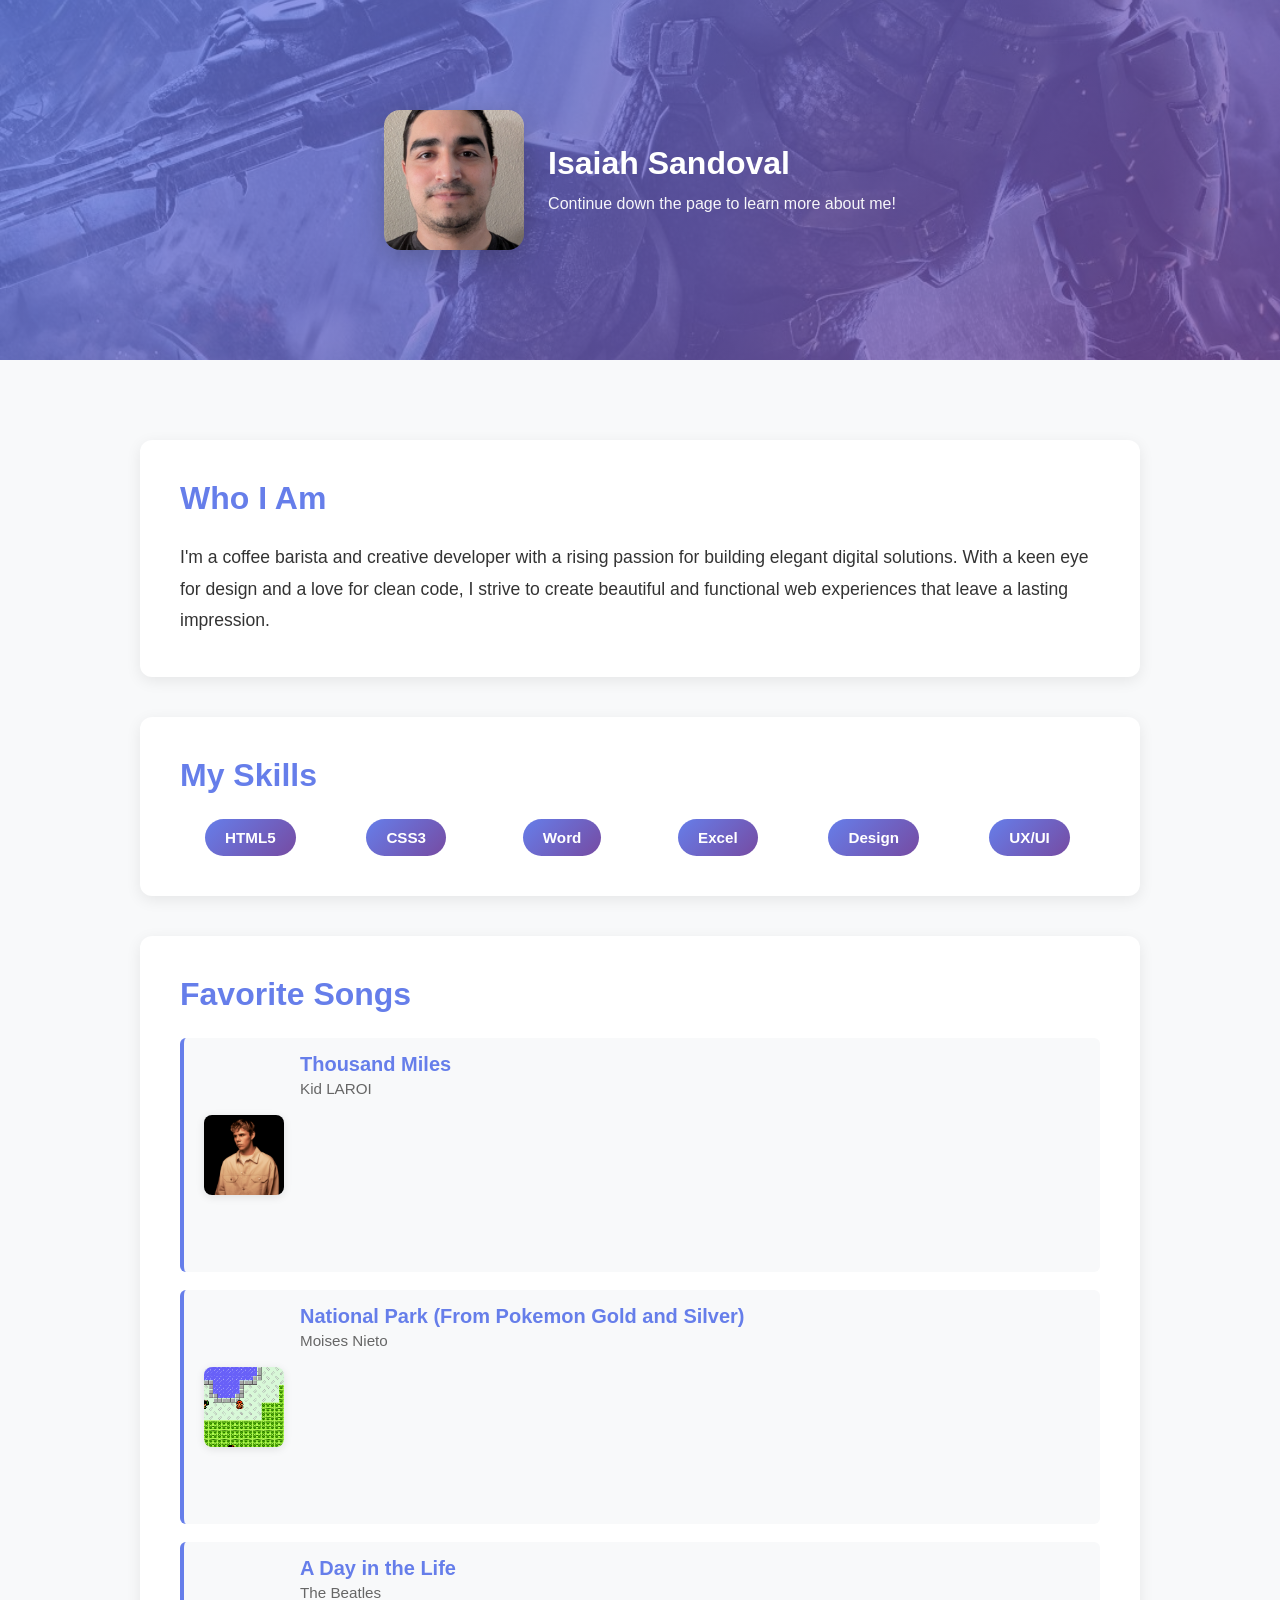
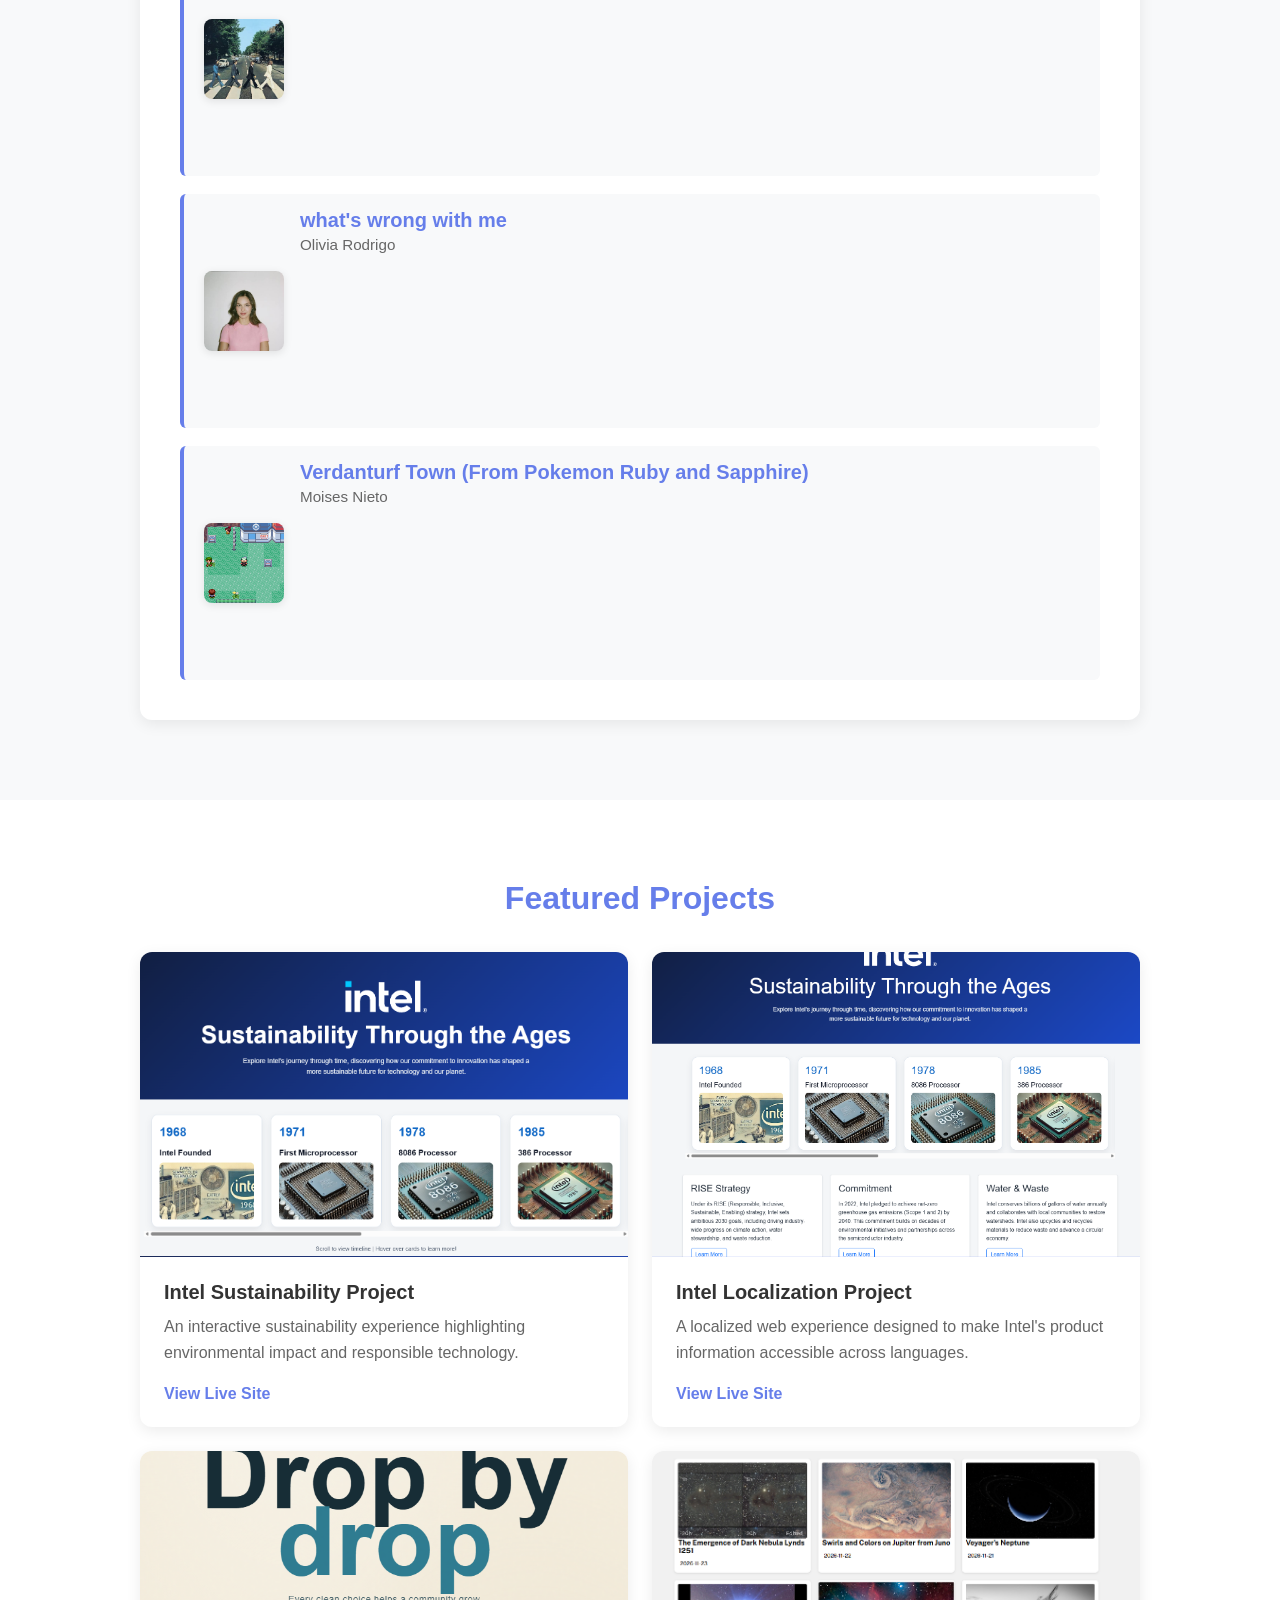
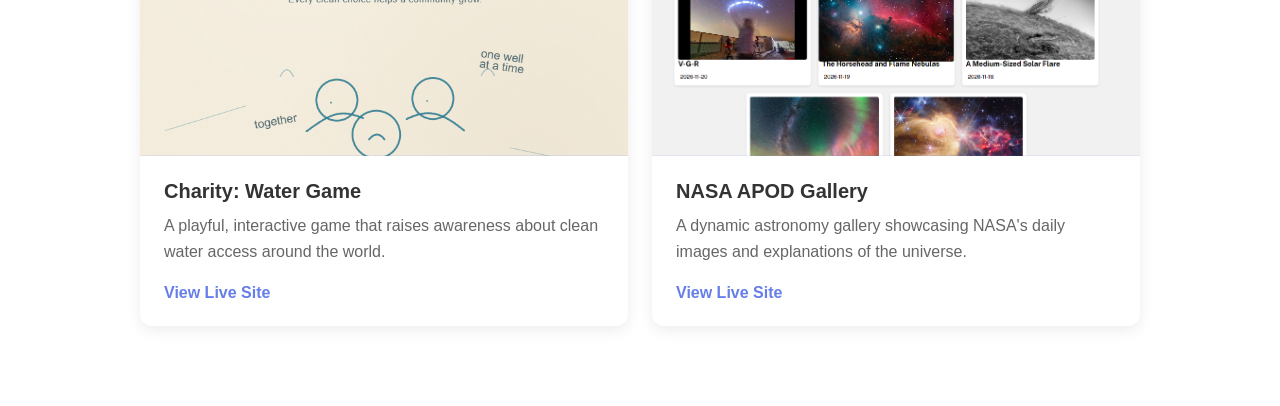
<file: index.html>
<!DOCTYPE html>
<html lang="en">
<head>
    <meta charset="UTF-8">
    <meta name="viewport" content="width=device-width, initial-scale=1.0">
    <title>About Me</title>
    <link rel="stylesheet" href="style.css">
</head>
<body>
    <!-- Call-to-Action Section -->
    <section class="cta-section">
        <div class="cta-content">
            <img src="image/me.jpg" alt="Profile picture" class="cta-image">
            <div class="cta-text">
                <h1>Isaiah Sandoval</h1>
                <p>Continue down the page to learn more about me!</p>
            </div>
        </div>
    </section>

    <!-- About Me Section -->
    <section class="about-section">
        <div class="about-container">
            <!-- Who I Am -->
            <div class="about-card">
                <h2>Who I Am</h2>
                <p>I'm a coffee barista and creative developer with a rising passion for building elegant digital solutions. With a keen eye for design and a love for clean code, I strive to create beautiful and functional web experiences that leave a lasting impression.</p>
            </div>

            <!-- Skills -->
            <div class="about-card">
                <h2>My Skills</h2>
                <div class="skills-grid">
                    <div class="skill-item">
                        <span class="skill-tag">HTML5</span>
                    </div>
                    <div class="skill-item">
                        <span class="skill-tag">CSS3</span>
                    </div>
                    <div class="skill-item">
                        <span class="skill-tag">Word</span>
                    </div>
                    <div class="skill-item">
                        <span class="skill-tag">Excel</span>
                    </div>
                    <div class="skill-item">
                        <span class="skill-tag">Design</span>
                    </div>
                    <div class="skill-item">
                        <span class="skill-tag">UX/UI</span>
                    </div>
                </div>
            </div>

            <!-- Favorite Songs -->
            <div class="about-card">
                <h2>Favorite Songs</h2>
                <div class="songs-list">
                    <div class="song-item">
                        <img src="image/kidlaroi.png" alt="Kid LAROI" class="song-artist-image">
                        <div class="song-details">
                            <div class="song-title">Thousand Miles</div>
                            <div class="song-artist">Kid LAROI</div>
                            <iframe data-testid="embed-iframe" style="border-radius:12px" src="https://open.spotify.com/embed/track/2wU5jppqiYQDuEcsi9ob2Y?utm_source=generator&si=83c8918f9ed24f72" width="100%" height="152" frameBorder="0" allowfullscreen="" allow="autoplay; clipboard-write; encrypted-media; fullscreen; picture-in-picture"></iframe>
                        </div>
                    </div>
                    <div class="song-item">
                        <img src="image/nationalpark.png" alt="Moises Nieto" class="song-artist-image">
                        <div class="song-details">
                            <div class="song-title">National Park (From Pokemon Gold and Silver)</div>
                            <div class="song-artist">Moises Nieto</div>
                            <iframe data-testid="embed-iframe" style="border-radius:12px" src="https://open.spotify.com/embed/track/6cvVz8xQw6w5SwAyCrqwMA?si=5a4947cadf5e4644" width="100%" height="152" frameBorder="0" allowfullscreen="" allow="autoplay; clipboard-write; encrypted-media; fullscreen; picture-in-picture"></iframe>
                        </div>
                    </div>
                    <div class="song-item">
                        <img src="image/abbey.jpg" alt="The Beatles" class="song-artist-image">
                        <div class="song-details">
                            <div class="song-title">A Day in the Life</div>
                            <div class="song-artist">The Beatles</div>
                            <iframe data-testid="embed-iframe" style="border-radius:12px" src="https://open.spotify.com/embed/track/0hKRSZhUGEhKU6aNSPBACZ?si=245e335408104c0d" width="100%" height="152" frameBorder="0" allowfullscreen="" allow="autoplay; clipboard-write; encrypted-media; fullscreen; picture-in-picture"></iframe>
                        </div>
                    </div>
                    <div class="song-item">
                        <img src="image/oliviarodrigo.jpg" alt="Olivia Rodrigo" class="song-artist-image">
                        <div class="song-details">
                            <div class="song-title">what's wrong with me</div>
                            <div class="song-artist">Olivia Rodrigo</div>
                            <iframe data-testid="embed-iframe" style="border-radius:12px" src="https://open.spotify.com/embed/track/1W7023CuJrWPbD4q2Sipoh?si=793b90d8730e4d8c" width="100%" height="152" frameBorder="0" allowfullscreen="" allow="autoplay; clipboard-write; encrypted-media; fullscreen; picture-in-picture"></iframe>
                        </div>
                    </div>
                    <div class="song-item">
                        <img src="image/verdanturf.png" alt="Moises Nieto" class="song-artist-image">
                        <div class="song-details">
                            <div class="song-title">Verdanturf Town (From Pokemon Ruby and Sapphire)</div>
                            <div class="song-artist">Moises Nieto</div>
                            <iframe data-testid="embed-iframe" style="border-radius:12px" src="https://open.spotify.com/embed/track/0O1yszEhsCio6dn4s49gWG?si=2d8927af159e400d" width="100%" height="152" frameBorder="0" allowfullscreen="" allow="autoplay; clipboard-write; encrypted-media; fullscreen; picture-in-picture"></iframe>
                        </div>
                    </div>
                </div>
            </div>
        </div>
    </section>

    <!-- Featured Projects Section -->
    <section class="projects-section" id="projects">
        <div class="projects-container">
            <h2 class="projects-heading">Featured Projects</h2>
            <div class="projects-grid">
                <article class="project-card">
                    <div class="project-image project-image-one" role="img" aria-label="Intel Sustainability Project preview"></div>
                    <div class="project-content">
                        <h3>Intel Sustainability Project</h3>
                        <p>An interactive sustainability experience highlighting environmental impact and responsible technology.</p>
                        <a class="project-link" href="https://ijsando1.github.io/02-prj-intel-sustainability/" target="_blank" rel="noopener noreferrer">View Live Site</a>
                    </div>
                </article>

                <article class="project-card">
                    <div class="project-image project-image-two" role="img" aria-label="Intel Localization Project preview"></div>
                    <div class="project-content">
                        <h3>Intel Localization Project</h3>
                        <p>A localized web experience designed to make Intel's product information accessible across languages.</p>
                        <a class="project-link" href="https://ijsando1.github.io/03-prj-intel-site-localization/" target="_blank" rel="noopener noreferrer">View Live Site</a>
                    </div>
                </article>

                <article class="project-card">
                    <div class="project-image project-image-three" role="img" aria-label="Charity: Water Game preview"></div>
                    <div class="project-content">
                        <h3>Charity: Water Game</h3>
                        <p>A playful, interactive game that raises awareness about clean water access around the world.</p>
                        <a class="project-link" href="https://ijsando1.github.io/06-finished-water-game/" target="_blank" rel="noopener noreferrer">View Live Site</a>
                    </div>
                </article>

                <article class="project-card">
                    <div class="project-image project-image-four" role="img" aria-label="NASA APOD Gallery preview"></div>
                    <div class="project-content">
                        <h3>NASA APOD Gallery</h3>
                        <p>A dynamic astronomy gallery showcasing NASA's daily images and explanations of the universe.</p>
                        <a class="project-link" href="https://ijsando1.github.io/07-nasa-space-explorer/" target="_blank" rel="noopener noreferrer">View Live Site</a>
                    </div>
                </article>
            </div>
        </div>
    </section>

</body>
</html>
</file>
<file: style.css>
* {
    margin: 0;
    padding: 0;
    box-sizing: border-box;
}

body {
    font-family: 'Segoe UI', Tahoma, Geneva, Verdana, sans-serif;
}

/* Call-to-Action Section */
.cta-section {
    height: 40vh; /* further reduced from 60vh to make CTA smaller */
    display: flex;
    align-items: center;
    justify-content: center;
    background: linear-gradient(135deg, rgba(102, 126, 234, 0.75) 0%, rgba(118, 75, 162, 0.75) 100%), url('image/halo.jpg') center/cover;
    color: white;
    padding: 20px 16px; /* further reduced padding */
}

.cta-content {
    display: flex;
    align-items: center;
    gap: 24px; /* tightened gap more */
    max-width: 1000px;
    text-align: left;
}

.cta-image {
    width: 140px; /* reduced further from 220px */
    height: 140px; /* reduced further from 220px */
    border-radius: 16px;
    object-fit: cover;
    box-shadow: 0 8px 30px rgba(0, 0, 0, 0.25);
    transition: transform 0.25s ease;
}

.cta-image:hover {
    transform: scale(1.03);
}

.cta-text h1 {
    font-size: 2rem; /* reduced from 2.8rem */
    margin-bottom: 10px;
    font-weight: 700;
}

.cta-text p {
    font-size: 1rem;
    line-height: 1.5;
    opacity: 0.95;
    max-width: 420px;
}

/* About Me Section */
.about-section {
    background: #f8f9fa;
    padding: 80px 20px;
}

.about-container {
    max-width: 1000px;
    margin: 0 auto;
    display: grid;
    grid-template-columns: 1fr;
    gap: 40px;
}

.about-card {
    background: white;
    padding: 40px;
    border-radius: 12px;
    box-shadow: 0 4px 15px rgba(0, 0, 0, 0.08);
    transition: transform 0.3s ease, box-shadow 0.3s ease;
}

.about-card:hover {
    transform: translateY(-5px);
    box-shadow: 0 8px 25px rgba(0, 0, 0, 0.12);
}

.about-card h2 {
    font-size: 2rem;
    margin-bottom: 25px;
    color: #667eea;
    font-weight: 700;
}

.about-card p {
    font-size: 1.1rem;
    line-height: 1.8;
    color: #333;
}

/* Skills Grid */
.skills-grid {
    display: grid;
    grid-template-columns: repeat(auto-fit, minmax(120px, 1fr));
    gap: 15px;
}

.skill-item {
    display: flex;
    align-items: center;
    justify-content: center;
}

.skill-tag {
    background: linear-gradient(135deg, #667eea 0%, #764ba2 100%);
    color: white;
    padding: 10px 20px;
    border-radius: 25px;
    font-weight: 600;
    font-size: 0.95rem;
    text-align: center;
    transition: transform 0.3s ease, box-shadow 0.3s ease;
}

.skill-tag:hover {
    transform: scale(1.1);
    box-shadow: 0 5px 15px rgba(102, 126, 234, 0.4);
}

/* Songs List */
.songs-list {
    display: flex;
    flex-direction: column;
    gap: 18px;
}

.song-item {
    display: flex;
    align-items: center;
    gap: 16px;
    padding: 15px 20px;
    background: #f8f9fa;
    border-left: 4px solid #667eea;
    border-radius: 6px;
    transition: background 0.3s ease, transform 0.3s ease;
}

.song-item:hover {
    background: #e9ecef;
    transform: translateX(8px);
}

/* Make artist images larger */
.song-artist-image {
    width: 80px;      /* increased from 60px */
    height: 80px;     /* increased from 60px */
    border-radius: 8px;
    object-fit: cover;
    flex-shrink: 0;
    box-shadow: 0 2px 8px rgba(0, 0, 0, 0.1);
}

/* Constrain and reduce embedded audio track size */
.song-details {
    flex: 1;
    min-width: 0;
}

/* Song title styling */
.song-title {
    font-size: 1.25rem;
    color: #667eea;
    font-weight: 700;
    margin-bottom: 4px;
}

.song-artist {
    font-size: 0.95rem;
    color: #666;
    font-weight: 400;
}

/* Featured Projects Section */
.projects-section {
    background: white;
    padding: 80px 20px;
}

.projects-container {
    max-width: 1000px;
    margin: 0 auto;
}

.projects-heading {
    margin-bottom: 35px;
    color: #667eea;
    font-size: 2rem;
    text-align: center;
}

.projects-grid {
    display: grid;
    grid-template-columns: repeat(2, minmax(0, 1fr));
    gap: 24px;
}

.project-card {
    display: flex;
    flex-direction: column;
    overflow: hidden;
    background: white;
    border-radius: 12px;
    box-shadow: 0 4px 15px rgba(0, 0, 0, 0.08);
    transition: transform 0.3s ease, box-shadow 0.3s ease;
}

.project-card:hover {
    transform: translateY(-6px);
    box-shadow: 0 10px 25px rgba(102, 126, 234, 0.18);
}

.project-image {
    width: 100%;
    aspect-ratio: 16 / 10;
    border-bottom: 1px solid rgba(102, 126, 234, 0.12);
}

.project-image-one {
    background: url('image/Intel sustainability project.png') center/cover;
}

.project-image-two {
    background: url('image/Intel localization project.png') center/cover;
}

.project-image-three {
    background: url('image/Charity water game.png') center/cover;
}

.project-image-four {
    background: url('image/NASA APOD GALLERY.png') center/cover;
}

.project-image-five {
    background: linear-gradient(135deg, #48bb78, #68d391);
}

.project-image-six {
    background: linear-gradient(135deg, #9f7aea, #ed64a6);
}

.project-content {
    display: flex;
    flex: 1;
    flex-direction: column;
    padding: 24px;
}

.project-content h3 {
    margin-bottom: 10px;
    color: #333;
    font-size: 1.25rem;
}

.project-content p {
    margin-bottom: 20px;
    color: #666;
    line-height: 1.6;
}

.project-link {
    align-self: flex-start;
    margin-top: auto;
    color: #667eea;
    font-weight: 700;
    text-decoration: none;
}

.project-link:hover,
.project-link:focus-visible {
    text-decoration: underline;
}

/* Target the embed iframe(s) to make them smaller and responsive */
.song-details iframe,
.song-item iframe {
    width: 100%;
    height: 160px;           /* reduced from ~352px */
    max-height: 200px;
    border-radius: 12px;
    border: none;
    display: block;
}

/* Responsive Design */
@media (max-width: 768px) {
    .cta-section {
        height: auto;
        min-height: 45vh; /* reduced further for mobile */
        padding: 28px 16px;
    }

    .cta-content {
        flex-direction: column;
        gap: 18px;
        text-align: center;
    }

    .cta-image {
        width: 120px; /* reduced from 180px */
        height: 120px; /* reduced from 180px */
    }

    .cta-text h1 {
        font-size: 1.8rem;
    }

    .cta-text p {
        font-size: 0.95rem;
    }

    .about-section {
        padding: 60px 20px;
    }

    .about-card {
        padding: 30px;
    }

    .about-card h2 {
        font-size: 1.6rem;
    }

    .projects-section {
        padding: 60px 20px;
    }

    .projects-heading {
        font-size: 1.6rem;
    }

    .projects-grid {
        grid-template-columns: 1fr;
        gap: 20px;
    }

    .skills-grid {
        grid-template-columns: repeat(auto-fit, minmax(100px, 1fr));
        gap: 12px;
    }

    .skill-tag {
        padding: 8px 16px;
        font-size: 0.85rem;
    }

    .song-item {
        padding: 12px 16px;
    }

    /* scale images down but keep them larger than before */
    .song-artist-image {
        width: 64px;    /* was 50px */
        height: 64px;   /* was 50px */
    }

    /* reduce iframe height for mobile */
    .song-details iframe,
    .song-item iframe {
        height: 120px;  /* smaller for mobile */
        max-height: 140px;
    }

    .song-title {
        font-size: 1.1rem;
    }

    .song-artist {
        font-size: 0.85rem;
    }

}
</file>
